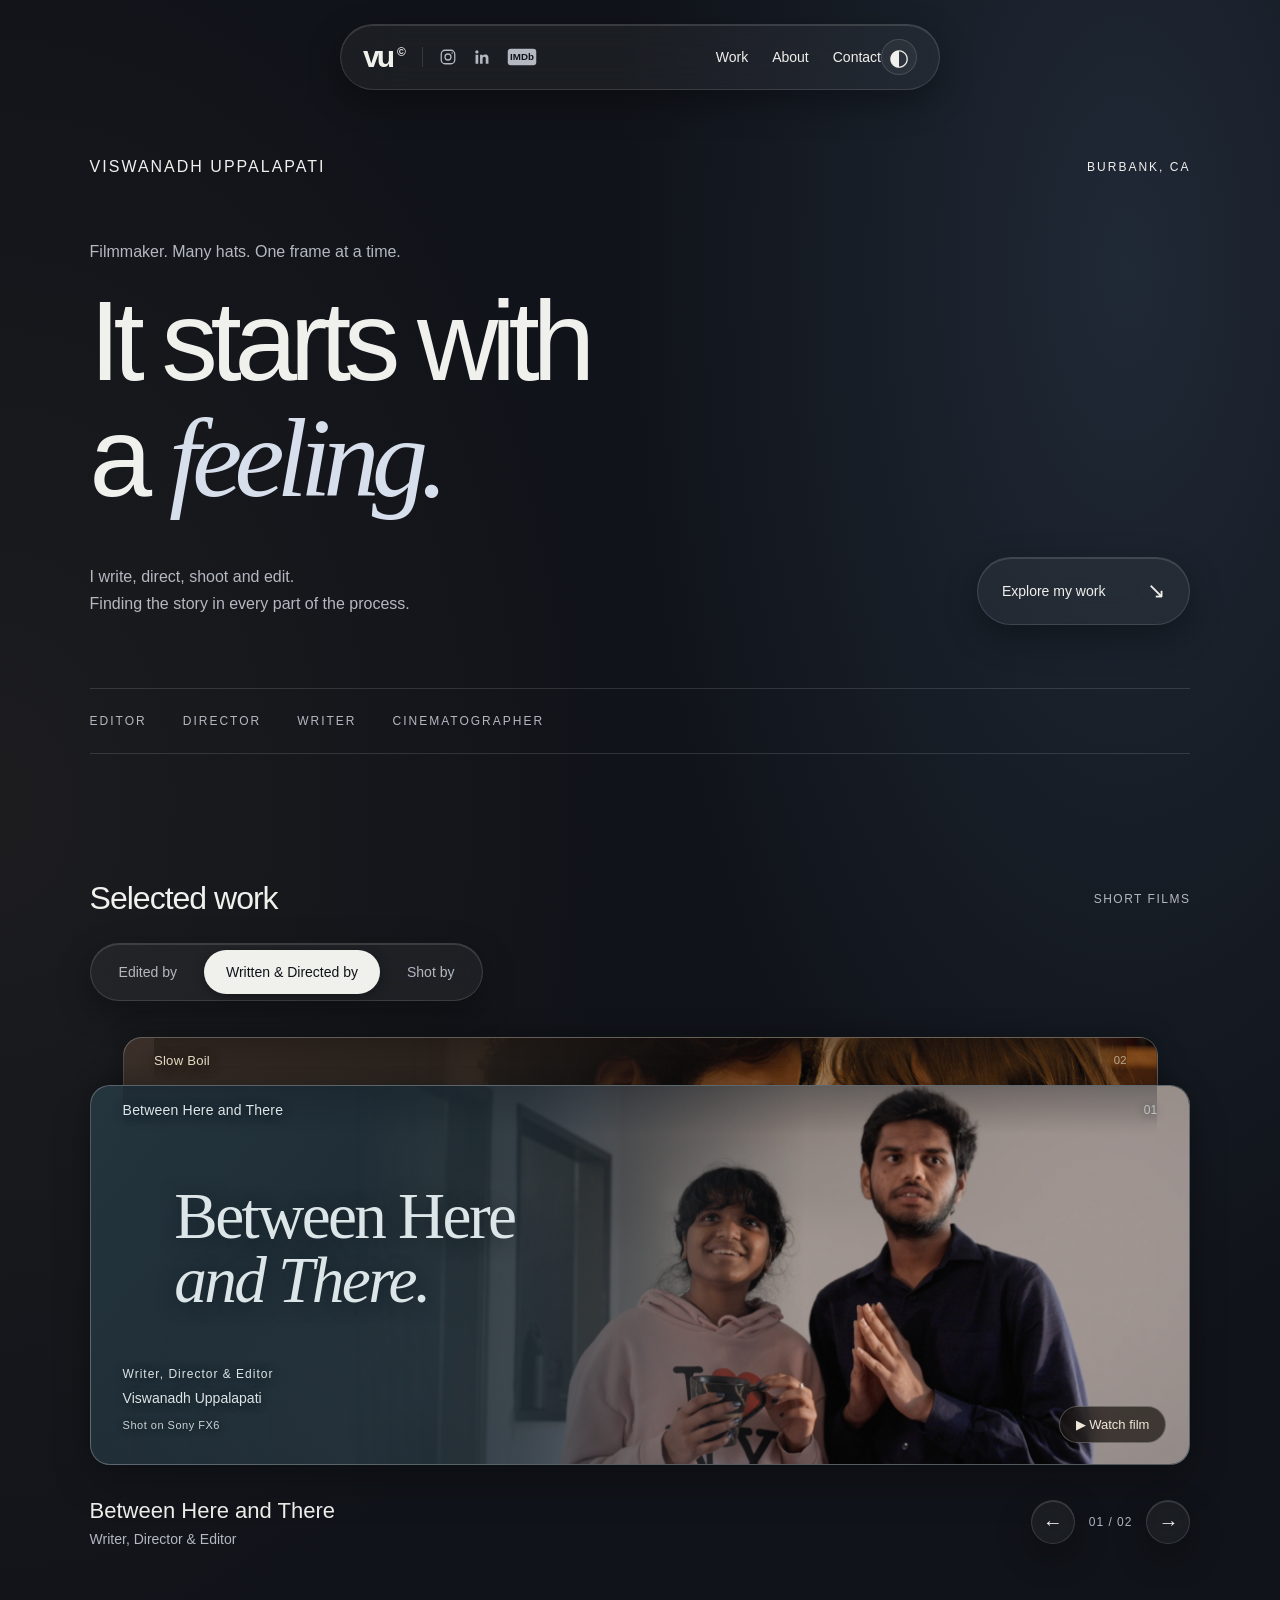
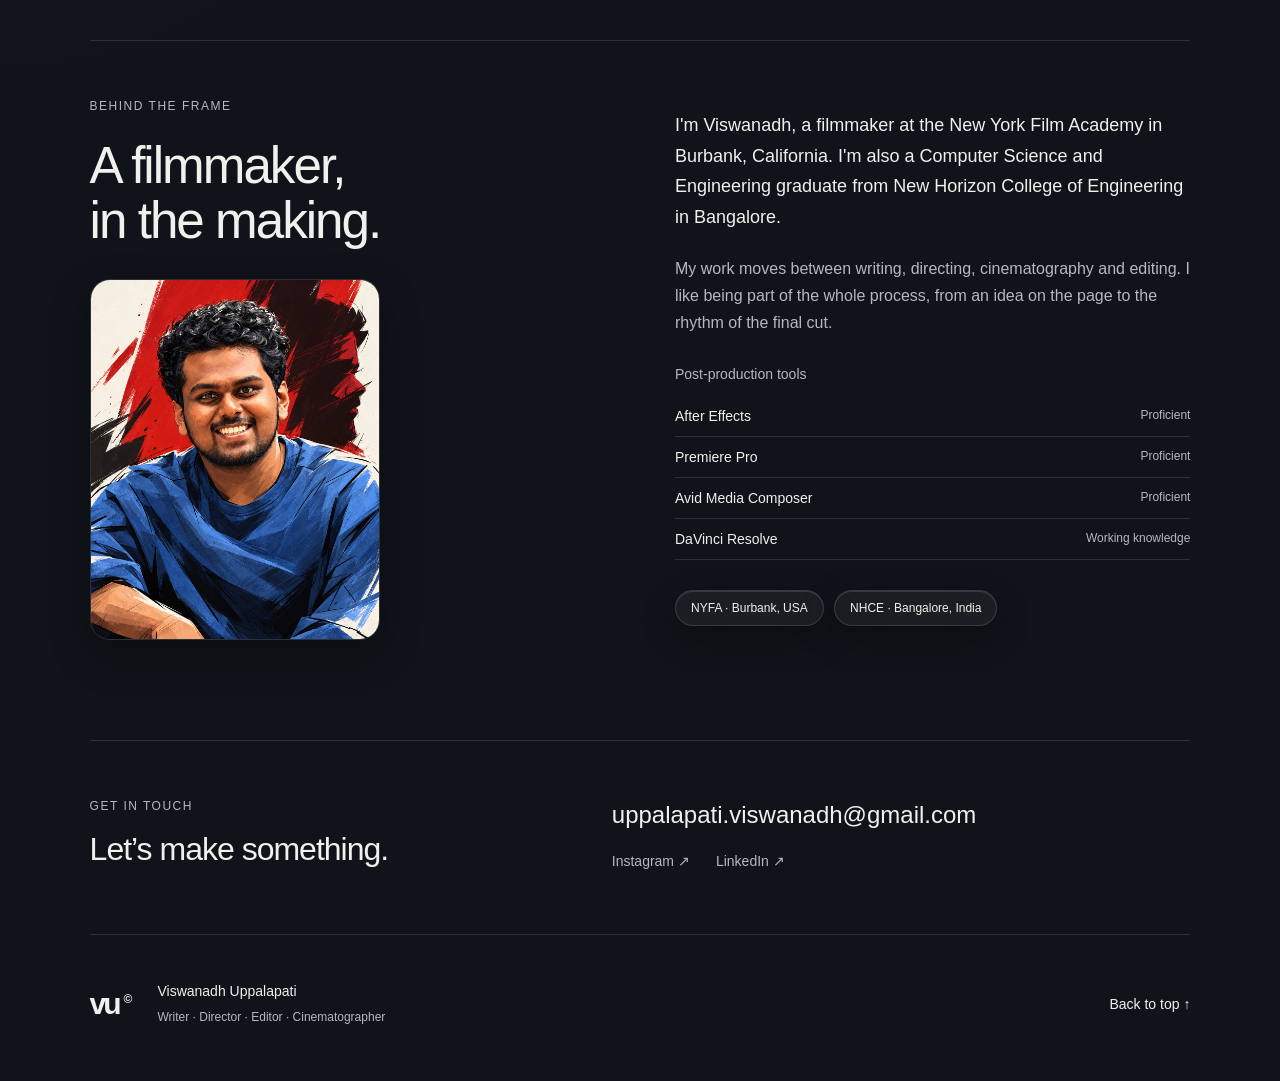
<file: index.html>
<!doctype html>
<html lang="en"><head><meta charset="UTF-8"><meta name="viewport" content="width=device-width, initial-scale=1"><meta name="theme-color" content="#11151d"><title>Viswanadh Uppalapati — Filmmaker</title><meta name="description" content="Viswanadh Uppalapati. Student filmmaker, editor, director, writer and cinematographer based in Burbank, California."><link rel="icon" href="favicon.svg"><link rel="stylesheet" href="style.css?v=full-20260930-1"></head>
<body><a class="skip" href="#main">Skip to content</a>
<header class="nav glass"><div class="nav-brand"><a class="monogram" href="#" aria-label="Home">vu<span>©</span></a><div class="nav-socials" aria-label="Social profiles"><a href="https://www.instagram.com/viiswaaa/" target="_blank" rel="noopener noreferrer" aria-label="Instagram (opens in new tab)" title="Instagram"><svg viewBox="0 0 24 24" aria-hidden="true" fill="none" stroke="currentColor" stroke-width="1.7"><rect x="3" y="3" width="18" height="18" rx="5"/><circle cx="12" cy="12" r="4"/><circle cx="17.5" cy="6.5" r="1" fill="currentColor" stroke="none"/></svg></a><a href="https://www.linkedin.com/in/viswanadh-uppalapati-5238a0225/" target="_blank" rel="noopener noreferrer" aria-label="LinkedIn (opens in new tab)" title="LinkedIn"><svg viewBox="0 0 24 24" aria-hidden="true" fill="currentColor"><path d="M5.2 3a2.2 2.2 0 1 0 0 4.4 2.2 2.2 0 0 0 0-4.4ZM3.4 9h3.6v12H3.4V9Zm6 0h3.4v1.6c.6-1.1 1.8-1.9 3.5-1.9 3.7 0 4.3 2.4 4.3 5.5V21H17v-6c0-1.5 0-3.2-2-3.2s-2.2 1.5-2.2 3.1V21H9.4V9Z"/></svg></a><a href="https://www.imdb.com/name/nm18552574/" target="_blank" rel="noopener noreferrer" aria-label="IMDb (opens in new tab)" title="IMDb"><svg viewBox="0 0 40 24" style="width:30px;height:20px" aria-hidden="true"><rect x="1" y="1" width="38" height="22" rx="4" fill="currentColor"/><text x="20" y="16.5" text-anchor="middle" font-family="Arial,Helvetica,sans-serif" font-size="13" font-weight="900" fill="var(--bg)">IMDb</text></svg></a></div></div><nav aria-label="Main navigation"><a href="#work">Work</a><a href="#about">About</a><a href="#contact">Contact</a></nav><button id="theme" class="theme" aria-label="Switch to light appearance" title="Switch appearance">◐</button></header>
<main id="main"><section class="hero"><div class="eyebrow"><span>VISWANADH UPPALAPATI</span><span>BURBANK, CA</span></div><p class="intro"> Filmmaker. Many hats. One frame at a time.</p><h1>It starts with<br> a <em>feeling.</em></h1><div class="hero-bottom"><p>I write, direct, shoot and edit.<br>Finding the story in every part of the process.</p><a class="button glass" href="#work">Explore my work <span aria-hidden="true">↘</span></a></div><div class="roles" aria-label="Filmmaking roles"><span>EDITOR</span><span>DIRECTOR</span><span>WRITER</span><span>CINEMATOGRAPHER</span></div></section>
<section class="work" id="work"><div class="section-top"><h2>Selected work</h2><span class="small">SHORT FILMS</span></div><div class="work-tabs glass" role="tablist" aria-label="Films by role"><button id="tab-edit" role="tab" aria-selected="false" aria-controls="panel-edit" tabindex="-1">Edited by</button><button id="tab-direct" role="tab" aria-selected="true" aria-controls="panel-direct" tabindex="0">Written &amp; Directed by</button><button id="tab-shot" role="tab" aria-selected="false" aria-controls="panel-shot" tabindex="-1">Shot by</button></div><div id="panel-direct" class="film-stack-panel" role="tabpanel" aria-labelledby="tab-direct" tabindex="0"><div class="film-stack" style="--layers:2" aria-label="Film card stack"><button class="stack-card between" data-film="between" data-watch="https://youtu.be/AJ1X-8kLys0?si=kxviXA5cIAHe0ct0” data-camera="Sony FX6" data-title="Between Here and There" data-role="Writer, Director &amp; Editor" data-depth="1" aria-pressed="true" aria-label="Select Between Here and There" style="--depth:1;z-index:2"><img class="between-still" src="assets/between-here-and-there.png" alt="" width="1690" height="1004" loading="lazy"><span class="layer-label">Between Here and There<span>01</span></span><span class="stack-title">Between Here<br><i>and There.</i></span><span class="stack-credit">Writer, Director &amp; Editor<br><strong>Viswanadh Uppalapati</strong><span class="camera-credit">Shot on Sony FX6</span></span></button><button class="stack-card slow" data-film="slow" data-href="slow-boil.html" data-watch="slow-boil.html#watch" data-camera="RED KOMODO" data-title="Slow Boil" data-role="Writer, Director &amp; Editor" data-depth="0" aria-pressed="false" aria-label="Select Slow Boil" style="--depth:0;z-index:1"><span class="slow-photo" aria-hidden="true"><img src="assets/slow-boil-still.png" alt="" loading="lazy"></span><span class="layer-label">Slow Boil<span>02</span></span><span class="stack-title">Slow<br><i>Boil</i></span><span class="stack-credit">Writer, Director &amp; Editor<br><strong>Viswanadh Uppalapati</strong><span class="camera-credit">Shot on RED KOMODO</span></span></button></div><div class="stack-footer"><div class="stack-description" aria-live="polite"><h3>Between Here and There</h3><p>Writer, Director &amp; Editor</p><p class="selected-camera">Shot on Sony FX6</p></div><div class="stack-controls"><a class="watch-film" href="slow-boil.html#watch" hidden>▶ Watch film</a><span class="watch-pending">Watch link coming soon</span><a class="stack-credits text-button" href="slow-boil.html" hidden>Explore film ↗</a><button class="stack-prev glass" aria-label="Previous film">←</button><span class="stack-counter">01 / 02</span><button class="stack-next glass" aria-label="Next film">→</button></div></div></div><div id="panel-edit" class="film-stack-panel" role="tabpanel" aria-labelledby="tab-edit" tabindex="0" hidden><div class="film-stack" style="--layers:3" aria-label="Film card stack"><button class="stack-card between" data-film="between" data-watch="https://youtu.be/AJ1X-8kLys0?si=kxviXA5cIAHe0ct0” data-camera="Sony FX6" data-title="Between Here and There" data-role="Writer, Director &amp; Editor" data-depth="2" aria-pressed="true" aria-label="Select Between Here and There" style="--depth:2;z-index:3"><img class="between-still" src="assets/between-here-and-there.png" alt="" width="1690" height="1004" loading="lazy"><span class="layer-label">Between Here and There<span>01</span></span><span class="stack-title">Between Here<br><i>and There.</i></span><span class="stack-credit">Writer, Director &amp; Editor<br><strong>Viswanadh Uppalapati</strong><span class="camera-credit">Shot on Sony FX6</span></span></button><button class="stack-card inherited" data-film="inherited" data-title="Inherited" data-role="Editor" data-depth="0" aria-pressed="false" aria-label="Select Inherited, film still of a woman screaming with her hands over her ears" style="--depth:0;z-index:1"><img class="inherited-still" src="assets/inherited-still.jpg" alt="" width="1920" height="1080" loading="lazy"><span class="layer-label">Inherited<span>02</span></span><span class="stack-title"><i>Inherited.</i></span><span class="stack-credit">Editor<br><strong>Viswanadh Uppalapati</strong></span></button><button class="stack-card slow" data-film="slow" data-href="slow-boil.html" data-watch="slow-boil.html#watch" data-camera="RED KOMODO" data-title="Slow Boil" data-role="Writer, Director &amp; Editor" data-depth="1" aria-pressed="false" aria-label="Select Slow Boil" style="--depth:1;z-index:2"><span class="slow-photo" aria-hidden="true"><img src="assets/slow-boil-still.png" alt="" loading="lazy"></span><span class="layer-label">Slow Boil<span>03</span></span><span class="stack-title">Slow<br><i>Boil</i></span><span class="stack-credit">Writer, Director &amp; Editor<br><strong>Viswanadh Uppalapati</strong><span class="camera-credit">Shot on RED KOMODO</span></span></button></div><div class="stack-footer"><div class="stack-description" aria-live="polite"><h3>Between Here and There</h3><p>Writer, Director &amp; Editor</p><p class="selected-camera">Shot on Sony FX6</p></div><div class="stack-controls"><a class="watch-film" href="slow-boil.html#watch" hidden>▶ Watch film</a><span class="watch-pending">Watch link coming soon</span><a class="stack-credits text-button" href="slow-boil.html" hidden>Explore film ↗</a><button class="stack-prev glass" aria-label="Previous film">←</button><span class="stack-counter">01 / 03</span><button class="stack-next glass" aria-label="Next film">→</button></div></div></div><div id="panel-shot" class="film-stack-panel" role="tabpanel" aria-labelledby="tab-shot" tabindex="0" hidden><div class="film-stack" style="--layers:2" aria-label="Film card stack"><button class="stack-card borrowed" data-film="borrowed" data-title="Borrowed Time" data-role="Director of Photography" data-depth="1" aria-pressed="true" aria-label="Select Borrowed Time" style="--depth:1;z-index:2"><img class="borrowed-still" src="assets/borrowed-time.png" alt="" loading="lazy"><span class="layer-label">Borrowed Time<span>01</span></span><span class="stack-title">Borrowed<br><i>Time.</i></span><span class="stack-credit">Director of Photography<br><strong>Viswanadh Uppalapati</strong></span></button><button class="stack-card two" data-film="two" data-title="The Two of Us" data-role="Director of Photography" data-depth="0" aria-pressed="false" aria-label="Select The Two of Us" style="--depth:0;z-index:1"><img class="two-still" src="assets/two-of-us.png" alt="" width="1907" height="777" loading="lazy"><span class="layer-label">The Two of Us<span>02</span></span><span class="stack-title"><i>The Two</i> of Us.</span><span class="stack-credit">Director of Photography<br><strong>Viswanadh Uppalapati</strong></span></button></div><div class="stack-footer"><div class="stack-description" aria-live="polite"><h3>Borrowed Time</h3><p>Director of Photography</p><p class="selected-camera" hidden></p></div><div class="stack-controls"><a class="watch-film" href="slow-boil.html#watch" hidden>▶ Watch film</a><span class="watch-pending" hidden>Watch link coming soon</span><a class="stack-credits text-button" href="slow-boil.html" hidden>Explore film ↗</a><button class="stack-prev glass" aria-label="Previous film">←</button><span class="stack-counter">01 / 02</span><button class="stack-next glass" aria-label="Next film">→</button></div></div></div></section>
<section id="about" class="about"><div><span class="small">BEHIND THE FRAME</span><h2>A filmmaker,<br>in the making.</h2><figure class="portrait-frame"><img src="assets/viswanadh-portrait.png" alt="Illustrated portrait of Viswanadh Uppalapati" width="1122" height="1402" loading="lazy"></figure></div><div class="bio"><p>I'm Viswanadh, a filmmaker at the New York Film Academy in Burbank, California. I'm also a Computer Science and Engineering graduate from New Horizon College of Engineering in Bangalore.</p><p>My work moves between writing, directing, cinematography and editing. I like being part of the whole process, from an idea on the page to the rhythm of the final cut.</p><div class="software"><h3>Post-production tools</h3><ul><li><span>After Effects</span><span>Proficient</span></li><li><span>Premiere Pro</span><span>Proficient</span></li><li><span>Avid Media Composer</span><span>Proficient</span></li><li><span>DaVinci Resolve</span><span>Working knowledge</span></li></ul></div><div class="bio-tags"><span class="glass">NYFA · Burbank, USA</span><span class="glass">NHCE · Bangalore, India</span></div></div></section>
<section id="contact" class="contact-section"><div><span class="small">GET IN TOUCH</span><h2>Let’s make something.</h2></div><div class="contact-links"><a class="email-link" href="mailto:uppalapati.viswanadh@gmail.com">uppalapati.viswanadh@gmail.com</a><div class="social-links"><a href="https://www.instagram.com/viiswaaa/" target="_blank" rel="noopener noreferrer">Instagram ↗</a><a href="https://www.linkedin.com/in/viswanadh-uppalapati-5238a0225/" target="_blank" rel="noopener noreferrer">LinkedIn ↗</a></div></div></section><footer><a class="monogram" href="#" aria-label="Back to top">vu<span>©</span></a><p>Viswanadh Uppalapati<br><span>Writer · Director · Editor · Cinematographer</span></p><a href="#main">Back to top ↑</a></footer></main>
<dialog id="film-dialog" class="glass"><button class="close" aria-label="Close film credits">×</button><span class="small">SHORT FILM / CREDITS</span><h2>Slow Boil</h2><dl><div><dt>Writer, Director &amp; Editor</dt><dd>Viswanadh Uppalapati</dd></div><div><dt>Producer</dt><dd>Ayush Abhigyan</dd></div><div><dt>Director of Photography</dt><dd>Varun Kalyanasundaram</dd></div><div><dt>John</dt><dd>Douglas Jung</dd></div><div><dt>Sarah</dt><dd>Skylar Fast</dd></div></dl><p class="camera">Shot on RED KOMODO</p></dialog><script>
const theme = document.querySelector('#theme');
function setTheme(light) {
 document.body.classList.toggle('light', light);
 theme.setAttribute('aria-label', light ? 'Switch to dark appearance' : 'Switch to light appearance');
 document.querySelector('meta[name="theme-color"]').content = light ? '#e8e9ec' : '#11151d';
}
try { setTheme(localStorage.getItem('portfolio-appearance') === 'light'); } catch {}
theme.addEventListener('click', () => {
 const light = !document.body.classList.contains('light'); setTheme(light);
 try { localStorage.setItem('portfolio-appearance', light ? 'light' : 'dark'); } catch {}
});
const dialog = document.querySelector('#film-dialog');

dialog.querySelector('.close').addEventListener('click', () => dialog.close());
dialog.addEventListener('click', event => { if (event.target === dialog) { const r = dialog.getBoundingClientRect(); if(event.clientX < r.left || event.clientX > r.right || event.clientY < r.top || event.clientY > r.bottom) dialog.close(); } });

const workTabs = [...document.querySelectorAll('[role="tab"]')];
function selectWorkTab(tab) {
 for (const item of workTabs) {
  const active = item === tab;
  item.setAttribute('aria-selected', String(active));
  item.tabIndex = active ? 0 : -1;
  document.getElementById(item.getAttribute('aria-controls')).hidden = !active;
 }
}
workTabs.forEach((tab, index) => {
 tab.addEventListener('click', () => selectWorkTab(tab));
 tab.addEventListener('keydown', event => {
  let next;
  if (event.key === 'ArrowRight') next = (index + 1) % workTabs.length;
  if (event.key === 'ArrowLeft') next = (index + workTabs.length - 1) % workTabs.length;
  if (event.key === 'Home') next = 0;
  if (event.key === 'End') next = workTabs.length - 1;
  if (next !== undefined) { event.preventDefault(); selectWorkTab(workTabs[next]); workTabs[next].focus(); }
 });
});

for (const panel of document.querySelectorAll('.film-stack-panel')) {
 const cards = [...panel.querySelectorAll('.stack-card')];
 let selected = 0;
 const actions = document.createElement('div');
 actions.className = 'card-actions';
 panel.querySelector('.film-stack').append(actions);
 function renderActions(card) {
  actions.replaceChildren();
  const watchUrl = card.dataset.watch;
  const pageUrl = card.dataset.href;
  if (card.dataset.film === 'between' || watchUrl) {
   const watch = document.createElement(watchUrl ? 'a' : 'span');
   if (watchUrl) { watch.href = watchUrl; watch.textContent = '▶ Watch film'; }
   else { watch.className = 'is-pending'; watch.textContent = 'Watch link coming soon'; }
   actions.append(watch);
  }
  if (pageUrl) {
   const explore = document.createElement('a');
   explore.href = pageUrl; explore.textContent = 'Explore film ↗';
   actions.append(explore);
  }
 }
 function selectCard(index) {
  selected = (index + cards.length) % cards.length;
  const others = cards.filter((_, i) => i !== selected);
  for (const [i, card] of cards.entries()) {
   const depth = i === selected ? cards.length - 1 : others.indexOf(card);
   card.style.setProperty('--depth', depth);
   card.style.zIndex = depth + 1;
   card.dataset.depth = depth;
   card.setAttribute('aria-pressed', String(i === selected));
  }
  const active = cards[selected];
  renderActions(active);
  panel.querySelector('.stack-description h3').textContent = active.dataset.title;
  panel.querySelector('.stack-description p').textContent = active.dataset.role;
  const camera = panel.querySelector('.selected-camera');
  camera.textContent = active.dataset.camera ? 'Shot on ' + active.dataset.camera : '';
  camera.hidden = !active.dataset.camera;
  const watch = panel.querySelector('.watch-film');
  const watchUrl = active.dataset.watch;
  watch.hidden = !watchUrl;
  if (watchUrl) watch.href = watchUrl;
  panel.querySelector('.watch-pending').hidden = active.dataset.film !== 'between' || Boolean(watchUrl);
  panel.querySelector('.stack-counter').textContent = String(selected + 1).padStart(2, '0') + ' / ' + String(cards.length).padStart(2, '0');
  const explore = panel.querySelector('.stack-credits');
  explore.hidden = !active.dataset.href;
  if (active.dataset.href) explore.href = active.dataset.href;
 }
 cards.forEach((card, index) => {
  card.addEventListener('click', () => {
   if (index === selected && card.dataset.href) { window.location.href = card.dataset.href; return; }
   selectCard(index);
  });
  card.addEventListener('keydown', event => {
   if (event.key === 'ArrowRight' || event.key === 'ArrowLeft') {
    event.preventDefault(); selectCard(selected + (event.key === 'ArrowRight' ? 1 : -1)); cards[selected].focus({preventScroll:true});
   }
  });
 });
 selectCard(0);
 panel.querySelector('.stack-prev').addEventListener('click', () => selectCard(selected - 1));
 panel.querySelector('.stack-next').addEventListener('click', () => selectCard(selected + 1));
}

</script></body></html>
</file>
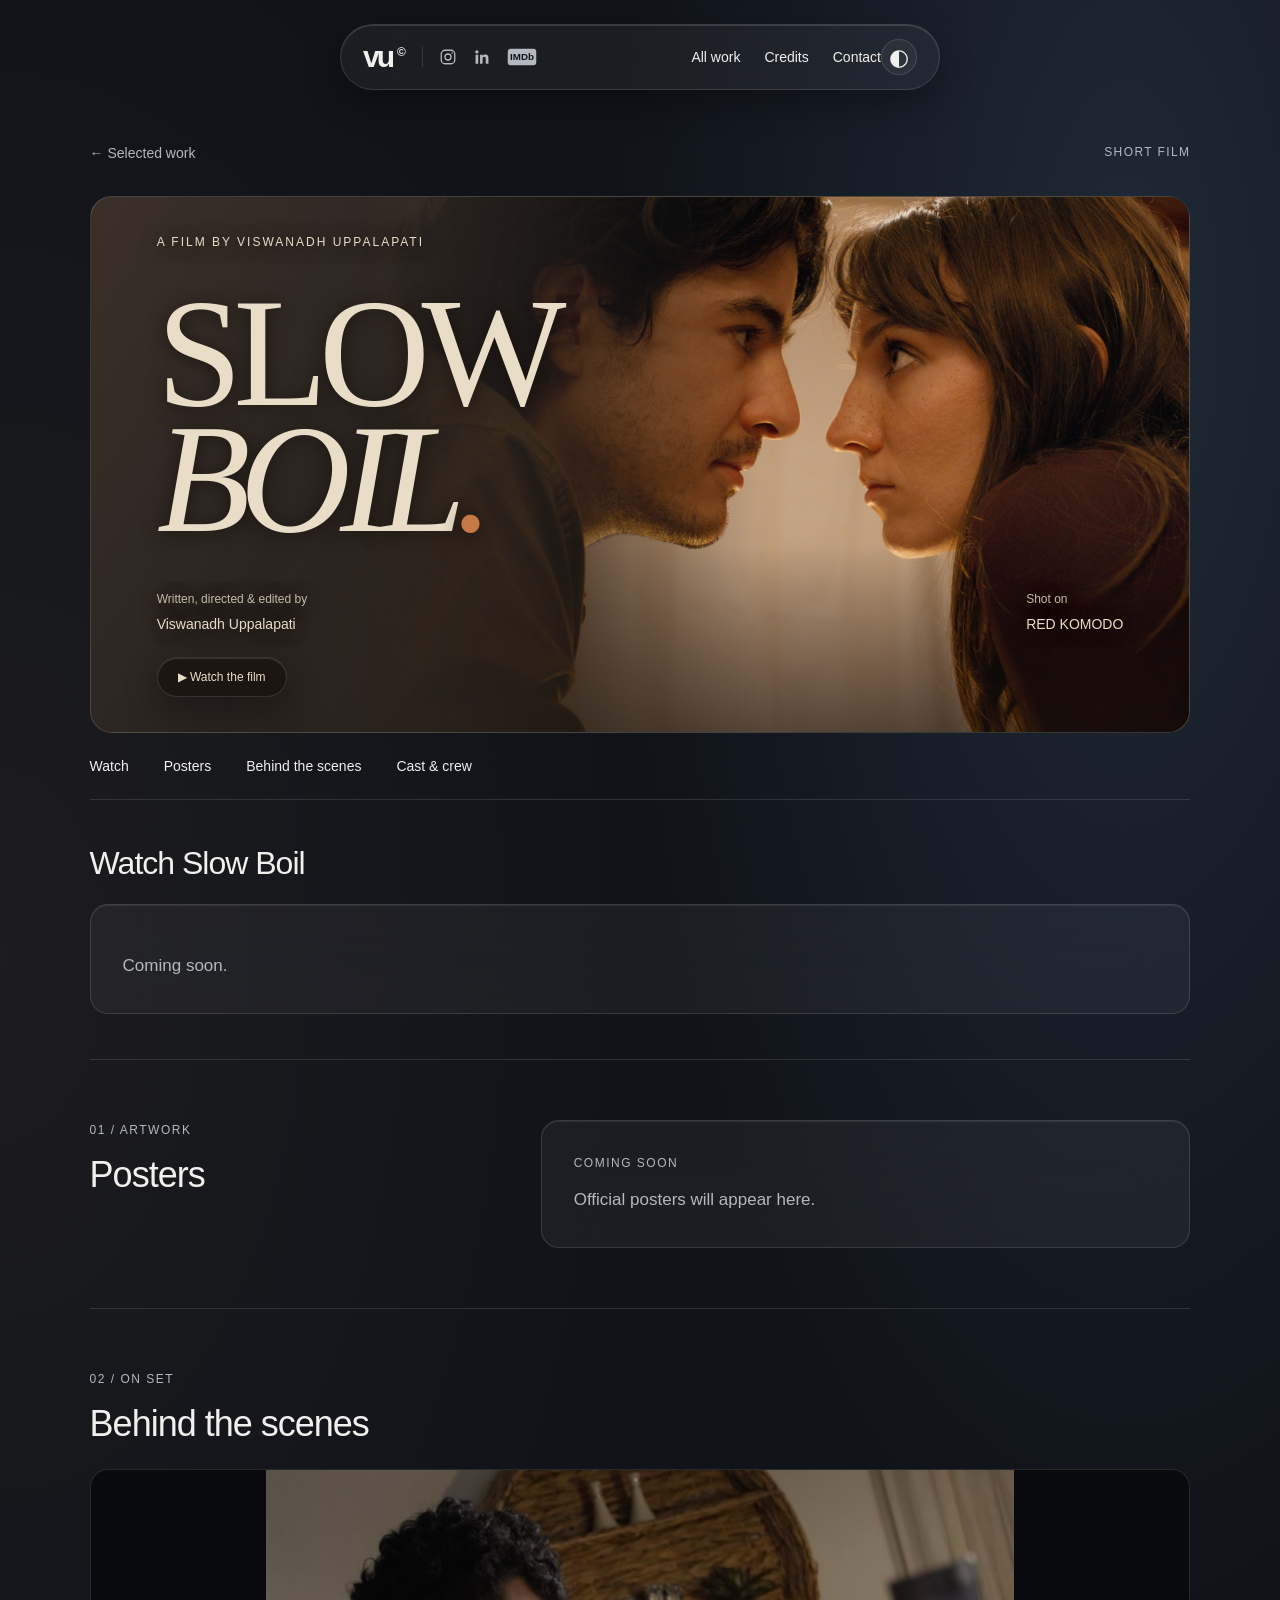
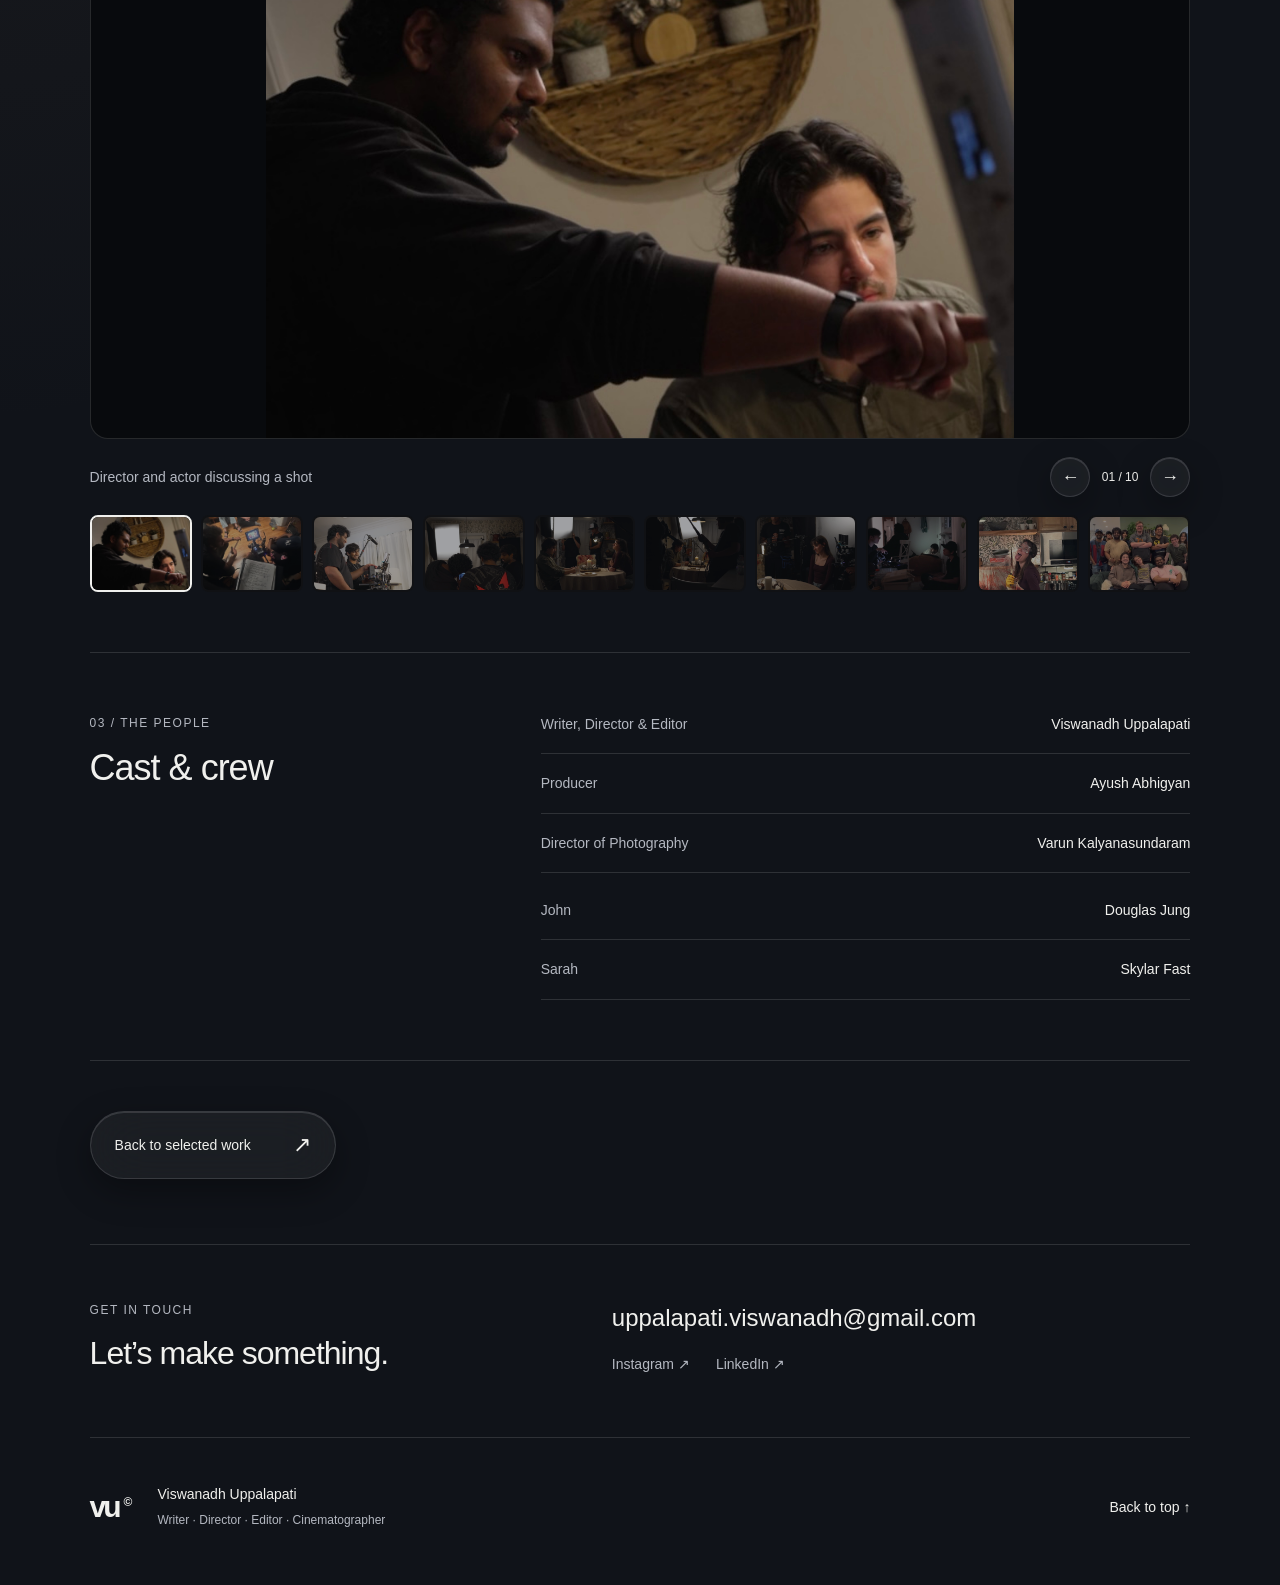
<file: slow-boil.html>
<!doctype html>
<html lang="en"><head><meta charset="UTF-8"><meta name="viewport" content="width=device-width, initial-scale=1"><meta name="theme-color" content="#11151d"><title>Slow Boil — A film by Viswanadh Uppalapati</title><meta name="description" content="Slow Boil. Written, directed and edited by Viswanadh Uppalapati. Film credits, posters and behind the scenes."><link rel="icon" href="favicon.svg"><link rel="stylesheet" href="style.css?v=nav-20260929-2"><link rel="stylesheet" href="slow-boil.css"></head><body class="film-page"><a class="skip" href="#main">Skip to content</a><header class="nav glass"><div class="nav-brand"><a class="monogram" href="index.html" aria-label="Portfolio home">vu<span>©</span></a><div class="nav-socials" aria-label="Social profiles"><a href="https://www.instagram.com/viiswaaa/" target="_blank" rel="noopener noreferrer" aria-label="Instagram (opens in new tab)" title="Instagram"><svg viewBox="0 0 24 24" aria-hidden="true" fill="none" stroke="currentColor" stroke-width="1.7"><rect x="3" y="3" width="18" height="18" rx="5"/><circle cx="12" cy="12" r="4"/><circle cx="17.5" cy="6.5" r="1" fill="currentColor" stroke="none"/></svg></a><a href="https://www.linkedin.com/in/viswanadh-uppalapati-5238a0225/" target="_blank" rel="noopener noreferrer" aria-label="LinkedIn (opens in new tab)" title="LinkedIn"><svg viewBox="0 0 24 24" aria-hidden="true" fill="currentColor"><path d="M5.2 3a2.2 2.2 0 1 0 0 4.4 2.2 2.2 0 0 0 0-4.4ZM3.4 9h3.6v12H3.4V9Zm6 0h3.4v1.6c.6-1.1 1.8-1.9 3.5-1.9 3.7 0 4.3 2.4 4.3 5.5V21H17v-6c0-1.5 0-3.2-2-3.2s-2.2 1.5-2.2 3.1V21H9.4V9Z"/></svg></a><a href="https://www.imdb.com/name/nm18552574/" target="_blank" rel="noopener noreferrer" aria-label="IMDb (opens in new tab)" title="IMDb"><svg viewBox="0 0 40 24" style="width:30px;height:20px" aria-hidden="true"><rect x="1" y="1" width="38" height="22" rx="4" fill="currentColor"/><text x="20" y="16.5" text-anchor="middle" font-family="Arial,Helvetica,sans-serif" font-size="13" font-weight="900" fill="var(--bg)">IMDb</text></svg></a></div></div><nav aria-label="Main navigation"><a href="index.html#work">All work</a><a href="#credits">Credits</a><a href="#contact">Contact</a></nav><button id="theme" class="theme" aria-label="Switch to light appearance" title="Switch appearance">◐</button></header>
<main id="main"><section class="detail-hero"><div class="detail-kicker"><a href="index.html#work">← Selected work</a><span>SHORT FILM</span></div><div class="detail-title"><span class="slow-photo" aria-hidden="true"><img src="assets/slow-boil-still.png" alt="" fetchpriority="high"></span><p>A FILM BY VISWANADH UPPALAPATI</p><h1>SLOW<br><em>BOIL<span>.</span></em></h1><div class="detail-byline"><span>Written, directed &amp; edited by<br><strong>Viswanadh Uppalapati</strong></span><span>Shot on<br><strong>RED KOMODO</strong></span></div><a class="detail-watch watch-button glass" href="#watch">▶ Watch the film</a></div></section>
<nav class="detail-nav" aria-label="Film sections"><a href="#watch">Watch</a><a href="#posters">Posters</a><a href="#bts">Behind the scenes</a><a href="#credits">Cast &amp; crew</a></nav>
<section id="watch" class="watch-section">
  <div class="watch-heading">
    <h2>Watch Slow Boil</h2>
  </div>
  <div class="gallery-empty glass">
    <p>Coming soon.</p>
  </div>
</section><section id="posters" class="film-section"><div class="section-heading"><span class="small">01 / ARTWORK</span><h2>Posters</h2></div><div class="gallery-empty glass"><span class="small">COMING SOON</span><p>Official posters will appear here.</p></div></section>
<section id="bts" class="film-section"><div class="section-heading"><span class="small">02 / ON SET</span><h2>Behind the scenes</h2></div><div class="bts-gallery"><figure class="bts-feature"><img id="bts-image" src="assets/slow-boil-bts/01.jpg" alt="Director and actor discussing a shot" loading="lazy"></figure><div class="bts-bar"><p id="bts-caption" aria-live="polite">Director and actor discussing a shot</p><div class="bts-controls"><button id="bts-prev" class="glass" aria-label="Previous BTS photo">←</button><span id="bts-count">01 / 10</span><button id="bts-next" class="glass" aria-label="Next BTS photo">→</button></div></div><div class="bts-thumbnails" aria-label="Choose a behind-the-scenes photo"><button class="bts-thumb" aria-label="View photo 1: Director and actor discussing a shot" aria-pressed="true" data-src="assets/slow-boil-bts/01.jpg" data-caption="Director and actor discussing a shot"><img src="assets/slow-boil-bts/01.jpg" alt="" width="912" height="692" loading="lazy"></button><button class="bts-thumb" aria-label="View photo 2: Reviewing the scene with the script and camera monitor" aria-pressed="false" data-src="assets/slow-boil-bts/02.jpg" data-caption="Reviewing the scene with the script and camera monitor"><img src="assets/slow-boil-bts/02.jpg" alt="" width="2048" height="1430" loading="lazy"></button><button class="bts-thumb" aria-label="View photo 3: Camera team preparing the shot" aria-pressed="false" data-src="assets/slow-boil-bts/03.jpg" data-caption="Camera team preparing the shot"><img src="assets/slow-boil-bts/03.jpg" alt="" width="1440" height="1080" loading="lazy"></button><button class="bts-thumb" aria-label="View photo 4: Crew checking the camera monitor" aria-pressed="false" data-src="assets/slow-boil-bts/04.jpg" data-caption="Crew checking the camera monitor"><img src="assets/slow-boil-bts/04.jpg" alt="" width="1440" height="1080" loading="lazy"></button><button class="bts-thumb" aria-label="View photo 5: Actors at the dinner table with the lighting setup" aria-pressed="false" data-src="assets/slow-boil-bts/05.jpg" data-caption="Actors at the dinner table with the lighting setup"><img src="assets/slow-boil-bts/05.jpg" alt="" width="1440" height="1080" loading="lazy"></button><button class="bts-thumb" aria-label="View photo 6: Filming the dinner scene with the boom microphone" aria-pressed="false" data-src="assets/slow-boil-bts/06.jpg" data-caption="Filming the dinner scene with the boom microphone"><img src="assets/slow-boil-bts/06.jpg" alt="" width="1440" height="1080" loading="lazy"></button><button class="bts-thumb" aria-label="View photo 7: Actor waiting beside the camera between takes" aria-pressed="false" data-src="assets/slow-boil-bts/07.jpg" data-caption="Actor waiting beside the camera between takes"><img src="assets/slow-boil-bts/07.jpg" alt="" width="1440" height="1080" loading="lazy"></button><button class="bts-thumb" aria-label="View photo 8: Crew working beside the equipment" aria-pressed="false" data-src="assets/slow-boil-bts/08.jpg" data-caption="Crew working beside the equipment"><img src="assets/slow-boil-bts/08.jpg" alt="" width="1440" height="1080" loading="lazy"></button><button class="bts-thumb" aria-label="View photo 9: A playful moment on the kitchen set" aria-pressed="false" data-src="assets/slow-boil-bts/09.jpg" data-caption="A playful moment on the kitchen set"><img src="assets/slow-boil-bts/09.jpg" alt="" width="1536" height="2048" loading="lazy"></button><button class="bts-thumb" aria-label="View photo 10: Slow Boil cast and crew together on set" aria-pressed="false" data-src="assets/slow-boil-bts/10.jpg" data-caption="Slow Boil cast and crew together on set"><img src="assets/slow-boil-bts/10.jpg" alt="" width="1138" height="496" loading="lazy"></button></div></div></section>
<section id="credits" class="film-section credits-section"><div class="section-heading"><span class="small">03 / THE PEOPLE</span><h2>Cast &amp; crew</h2></div><div class="film-credits"><dl><div><dt>Writer, Director &amp; Editor</dt><dd>Viswanadh Uppalapati</dd></div><div><dt>Producer</dt><dd>Ayush Abhigyan</dd></div><div><dt>Director of Photography</dt><dd>Varun Kalyanasundaram</dd></div></dl><dl><div><dt>John</dt><dd>Douglas Jung</dd></div><div><dt>Sarah</dt><dd>Skylar Fast</dd></div></dl></div></section>
<div class="return-work"><a class="button glass" href="index.html#work">Back to selected work <span aria-hidden="true">↗</span></a></div><section id="contact" class="contact-section"><div><span class="small">GET IN TOUCH</span><h2>Let’s make something.</h2></div><div class="contact-links"><a class="email-link" href="mailto:uppalapati.viswanadh@gmail.com">uppalapati.viswanadh@gmail.com</a><div class="social-links"><a href="https://www.instagram.com/viiswaaa/" target="_blank" rel="noopener noreferrer">Instagram ↗</a><a href="https://www.linkedin.com/in/viswanadh-uppalapati-5238a0225/" target="_blank" rel="noopener noreferrer">LinkedIn ↗</a></div></div></section><footer><a class="monogram" href="index.html" aria-label="Portfolio home">vu<span>©</span></a><p>Viswanadh Uppalapati<br><span>Writer · Director · Editor · Cinematographer</span></p><a href="#main">Back to top ↑</a></footer></main><script src="appearance.js"></script><script src="bts.js"></script></body></html>
</file>
<file: style.css>
:root{color-scheme:dark;--bg:#101319;--ink:#f0f0ed;--muted:#b4b8c1;--line:#ffffff20;--glass:#ffffff0c;--shadow:#0005}*{box-sizing:border-box}html{scroll-behavior:smooth;scroll-padding-top:110px}body{margin:0;background:radial-gradient(ellipse at 88% 10%,#41587450,transparent 32%),radial-gradient(ellipse at 0% 30%,#65534325,transparent 34%),var(--bg);color:var(--ink);font-family:Arial,Helvetica,sans-serif;-webkit-font-smoothing:antialiased}body.light{color-scheme:light;--bg:#e8e9ec;--ink:#171c24;--muted:#505968;--line:#13263826;--glass:#ffffff70;--shadow:#2030401f}a{color:inherit;text-decoration:none}button{font:inherit;color:inherit;cursor:pointer}button,a{-webkit-tap-highlight-color:transparent}button:focus-visible,a:focus-visible{outline:2px solid #aacfff;outline-offset:6px}.glass{background:var(--glass);border:1px solid var(--line);box-shadow:inset 0 1px 0 #ffffff21,0 12px 35px var(--shadow);backdrop-filter:blur(28px);-webkit-backdrop-filter:blur(28px)}.nav{position:fixed;z-index:5;top:24px;left:50%;transform:translateX(-50%);width:min(520px,calc(100% - 36px));height:66px;border-radius:40px;display:flex;align-items:center;padding:0 22px;justify-content:space-between}.monogram{font-size:30px;font-weight:800;letter-spacing:-3px}.monogram span{font-size:12px;vertical-align:super;letter-spacing:0;margin-left:5px}.nav nav{display:flex;gap:36px;font-size:14px}.nav a:hover{opacity:.65}.theme{border:1px solid var(--line);background:var(--glass);border-radius:50%;width:36px;height:36px;font-size:23px;line-height:1}main{max-width:1440px;margin:auto;padding:0 7%}.hero{min-height:810px;padding-top:156px;display:flex;flex-direction:column}.eyebrow{display:flex;justify-content:space-between;font-size:12px;letter-spacing:2px}.intro{font-size:16px;color:var(--muted);margin:65px 0 22px}h1{font-size:clamp(64px,8.8vw,132px);font-weight:400;letter-spacing:-.065em;line-height:1.03;margin:0}h1 em{font-family:Georgia,serif;font-weight:400;letter-spacing:-.07em;color:#d7dfec}.light h1 em{color:#516780}.hero-bottom{display:flex;align-items:center;justify-content:space-between;margin:32px 0 55px}.hero-bottom p{font-size:16px;color:var(--muted);line-height:1.65}.button{display:flex;align-items:center;justify-content:space-between;gap:42px;border-radius:40px;padding:20px 24px;font-size:14px;transition:transform .2s,background .2s}.button:hover{transform:translateY(-3px);background:#ffffff18}.button span{font-size:22px}.roles{display:flex;gap:36px;padding:25px 0;border-top:1px solid var(--line);border-bottom:1px solid var(--line);font-size:12px;letter-spacing:2px;color:var(--muted)}.section-top{display:flex;align-items:center;justify-content:space-between;margin:70px 0 26px}h2{font-weight:400;font-size:32px;letter-spacing:-1px;margin:0}.small{font-size:12px;letter-spacing:1.5px;color:var(--muted)}.film{display:flex;flex-direction:column;text-align:left;position:relative;overflow:hidden;width:100%;min-height:530px;border:1px solid #fff2;border-radius:22px;background:radial-gradient(ellipse at 77% 90%,#ae6d3050,transparent 65%),linear-gradient(130deg,#3b3029,#161616 66%);color:#e9ddc7;padding:30px 38px;transition:box-shadow .3s,transform .3s}.film:hover{box-shadow:0 24px 60px #0004;transform:translateY(-3px)}.film-top{display:flex;justify-content:space-between;font-size:12px;letter-spacing:2px;width:100%}.film-title{font-family:Georgia,serif;font-weight:400;font-size:clamp(80px,10vw,155px);letter-spacing:-6px;line-height:.83;margin:55px 0 35px 8%;position:relative}.film-title i{font-weight:400}.title-dot{color:#c77945}.film-bottom{display:flex;align-items:center;justify-content:space-between;width:100%;margin-top:auto;font-size:12px;letter-spacing:1.5px;line-height:2}.film-bottom strong{font-size:14px;font-weight:400;letter-spacing:.2px}.round{display:grid;place-items:center;border:1px solid #fff4;border-radius:50%;height:58px;width:58px;background:#fff1;font-size:25px}.caption{display:flex;align-items:center;gap:25px;margin:22px 0}.caption h3{font-size:22px;font-weight:400;margin:0}.caption>span{font-size:14px;color:var(--muted)}.text-button{background:none;border:none;margin-left:auto;font-size:14px;padding:10px 0}.text-button:hover{text-decoration:underline}.about{display:grid;grid-template-columns:1fr 1fr;gap:70px;margin:125px 0 100px;padding-top:55px;border-top:1px solid var(--line)}.about h2{font-size:clamp(36px,4vw,57px);line-height:1.08;margin-top:24px;letter-spacing:-2px}.bio p{font-size:18px;line-height:1.7;margin:0 0 22px}.bio p+p{font-size:16px;color:var(--muted)}.bio-tags{display:flex;gap:10px;flex-wrap:wrap;margin-top:30px}.bio-tags span{border-radius:25px;padding:10px 15px;font-size:12px}footer{border-top:1px solid var(--line);padding:30px 0 38px;display:flex;align-items:center;gap:25px}footer p{font-size:14px;line-height:1.8}footer p span{font-size:12px;color:var(--muted)}footer>a:last-child{margin-left:auto;font-size:14px}dialog{color:var(--ink);border-radius:24px;padding:45px;width:min(570px,calc(100% - 32px));background:var(--bg)!important;max-height:85vh}dialog::backdrop{background:#000a;backdrop-filter:blur(10px)}dialog h2{font-family:Georgia,serif;font-size:55px;margin:25px 0}.close{position:absolute;right:17px;top:12px;border:0;background:none;font-size:30px}dl>div{padding:15px 0;border-bottom:1px solid var(--line);display:flex;justify-content:space-between;gap:20px;font-size:14px}dt{color:var(--muted)}dd{margin:0;text-align:right}.camera{font-size:12px;color:var(--muted);letter-spacing:1px;margin:25px 0 0}.skip{position:absolute;top:-80px;left:20px;z-index:10;background:var(--bg);padding:12px}.skip:focus{top:20px}@media(min-width:1600px){.hero{min-height:870px}}@media(max-width:700px){main{padding:0 6%}.hero{min-height:auto;padding-top:130px}.eyebrow{font-size:10px;letter-spacing:1px;gap:15px}.intro{margin-top:60px;font-size:14px;max-width:240px;line-height:1.5}h1{font-size:clamp(58px,12vw,84px)}.hero-bottom{display:block;margin:25px 0 35px}.hero-bottom p{font-size:14px}.button{width:fit-content;margin-top:25px;padding:15px 20px}.roles{gap:16px;flex-wrap:wrap;font-size:10px;letter-spacing:1px;padding:20px 0}.section-top{margin-top:45px}h2{font-size:26px}.small{font-size:10px}.film{padding:24px;min-height:390px;border-radius:16px}.film-top{font-size:9px;letter-spacing:1px;gap:25px}.film-title{font-size:89px;margin:50px 0 40px;letter-spacing:-4px}.film-bottom{font-size:9px}.film-bottom strong{font-size:12px}.round{height:45px;width:45px}.caption{gap:10px;flex-wrap:wrap}.caption h3{font-size:20px}.caption>span,.text-button{font-size:12px}.about{grid-template-columns:1fr;gap:30px;margin:70px 0 55px;padding-top:35px}.about h2{font-size:43px}.bio p{font-size:17px}footer{gap:18px;flex-wrap:wrap}footer p span{display:block;max-width:215px}footer>a:last-child{margin-left:0}dialog{padding:35px 24px}dl>div{font-size:13px}}@media(prefers-reduced-motion:reduce){html{scroll-behavior:auto}*{transition:none!important}}

.quote-attribution{font-family:Georgia,serif;font-style:italic;font-size:clamp(18px,2vw,24px);color:var(--muted);margin:24px 0 0;letter-spacing:.1px}.work-tabs{display:flex;width:fit-content;max-width:100%;gap:5px;border-radius:35px;padding:6px;margin-bottom:28px}.work-tabs button{border:0;border-radius:28px;background:transparent;color:var(--muted);font-size:14px;padding:14px 22px;transition:background .2s,color .2s}.work-tabs button[aria-selected="true"]{background:var(--ink);color:var(--bg);box-shadow:0 3px 12px var(--shadow)}.work-tabs button:hover:not([aria-selected="true"]){background:var(--glass);color:var(--ink)}.empty-work{border:1px solid var(--line);border-radius:22px;padding:65px 35px;min-height:240px;background:var(--glass)}.empty-work h3{font-size:24px;font-weight:400;margin:0 0 15px}.empty-work p{font-size:16px;color:var(--muted)}[hidden]{display:none!important}@media(max-width:700px){.work-tabs{border-radius:22px;width:100%;gap:2px}.work-tabs button{font-size:12px;padding:12px 9px;flex:1;border-radius:18px;line-height:1.4}.quote-attribution{margin-top:22px}.empty-work{padding:40px 24px}}

.eyebrow{align-items:center;gap:20px}.eyebrow>span:first-child{font-size:16px;line-height:1.4}.eyebrow>span:last-child{flex-shrink:0}@media(max-width:700px){.eyebrow>span:first-child{font-size:14px;letter-spacing:1.3px}}

.project{margin-top:40px}.project:first-child{margin-top:0}.project-art{min-height:400px;cursor:default}.project-art:hover{transform:none;box-shadow:none}.project-title{font-family:Georgia,serif;font-size:clamp(42px,6.5vw,92px);line-height:1.06;font-weight:400;letter-spacing:-.045em;margin:55px 0 55px 7%}.project-title i{font-weight:400}.project-art.between{background:radial-gradient(ellipse at 90% 90%,#677d8855,transparent 70%),linear-gradient(130deg,#24353e,#111820);color:#dce5e7}.project-art.inherited{background:radial-gradient(ellipse at 15% 90%,#7c5f8855,transparent 65%),linear-gradient(120deg,#2e2735,#17131d);color:#e5dce7}.project-art.borrowed{background:radial-gradient(ellipse at 80% 80%,#8a875044,transparent 70%),linear-gradient(130deg,#34382f,#171b17);color:#e3e5d5}.project-art.two{background:radial-gradient(ellipse at 80% 80%,#965d5655,transparent 70%),linear-gradient(130deg,#3f2e32,#1d171c);color:#ebdcda}@media(max-width:700px){.project-art{min-height:310px}.project-title{margin:45px 0;font-size:clamp(36px,8.5vw,60px)}.project{margin-top:30px}.project .caption{align-items:baseline}.project .caption h3{font-size:19px}}

.film-stack-panel{padding-top:8px}.film-stack{position:relative;height:calc(380px + (var(--layers) - 1)*48px);margin:0 0 24px;isolation:isolate}.stack-card{position:absolute;top:0;left:0;width:100%;height:380px;display:flex;flex-direction:column;text-align:left;border:1px solid #ffffff40;border-radius:20px;padding:0 32px 28px;color:#e9ddc7;background:radial-gradient(ellipse at 77% 90%,#ae6d3050,transparent 65%),linear-gradient(130deg,#3b3029,#161616 66%);transform:translateY(calc(var(--depth)*48px)) scale(calc(.94 + var(--depth)*.02));transform-origin:top center;box-shadow:0 -6px 25px #0003,0 20px 40px #0003;transition:transform .4s ease,box-shadow .3s}.stack-card[aria-pressed="true"]{transform:translateY(calc(var(--depth)*48px)) scale(1)}.stack-card[aria-pressed="false"]:hover{filter:brightness(1.18)}.layer-label{display:flex;justify-content:space-between;gap:15px;align-items:center;min-height:48px;width:100%;font-size:14px;letter-spacing:.2px}.layer-label>span{font-size:12px;opacity:.65}.stack-title{display:block;margin:auto 5%;font-family:Georgia,serif;font-size:clamp(45px,6.5vw,85px);font-weight:400;letter-spacing:-.04em;line-height:.98}.stack-title i{font-weight:400}.stack-credit{font-size:12px;line-height:1.8;letter-spacing:1px}.stack-credit strong{font-size:14px;font-weight:400;letter-spacing:0}.stack-card.between{background:radial-gradient(ellipse at 90% 90%,#677d8855,transparent 70%),linear-gradient(130deg,#24353e,#111820);color:#dce5e7}.stack-card.inherited{background:radial-gradient(ellipse at 15% 90%,#7c5f8855,transparent 65%),linear-gradient(120deg,#2e2735,#17131d);color:#e5dce7}.stack-card.borrowed{background:radial-gradient(ellipse at 80% 80%,#8a875044,transparent 70%),linear-gradient(130deg,#34382f,#171b17);color:#e3e5d5}.stack-card.two{background:radial-gradient(ellipse at 80% 80%,#965d5655,transparent 70%),linear-gradient(130deg,#3f2e32,#1d171c);color:#ebdcda}.stack-footer{display:flex;align-items:center;justify-content:space-between;gap:20px;min-height:66px}.stack-description h3{font-size:22px;font-weight:400;margin:0 0 7px}.stack-description p{font-size:14px;color:var(--muted);margin:0}.stack-controls{display:flex;align-items:center;gap:14px;flex-shrink:0}.stack-prev,.stack-next{width:44px;height:44px;border-radius:50%;font-size:20px}.stack-counter{font-size:12px;letter-spacing:1px;color:var(--muted);white-space:nowrap}.stack-credits{margin:0 10px 0 0}.stack-card:focus-visible{outline-offset:3px;outline:3px solid #aacfff}.about{margin-top:85px}@media(max-width:700px){.film-stack{height:calc(300px + (var(--layers) - 1)*48px)}.stack-card{height:300px;padding:0 20px 22px;border-radius:16px}.layer-label{font-size:12px}.stack-title{font-size:clamp(34px,8.5vw,58px);margin:auto 0}.stack-credit{font-size:10px}.stack-credit strong{font-size:12px}.stack-footer{align-items:flex-start;flex-direction:column;gap:18px}.stack-description h3{font-size:20px}.stack-controls{width:100%;gap:12px}.stack-credits{margin-right:auto}.stack-controls>.stack-prev{margin-left:auto}.stack-description p{font-size:13px}}

.stack-card.inherited{overflow:hidden;isolation:isolate}.inherited-still{position:absolute;right:0;top:0;width:72%;height:100%;object-fit:cover;object-position:45% center;z-index:-1;pointer-events:none;-webkit-mask-image:linear-gradient(to right,transparent 0%,rgba(0,0,0,.25) 20%,#000 48%);mask-image:linear-gradient(to right,transparent 0%,rgba(0,0,0,.25) 20%,#000 48%)}.stack-card.inherited .stack-title{font-size:clamp(42px,5.8vw,76px);text-shadow:0 2px 18px #17131d80}.stack-card.inherited .layer-label,.stack-card.inherited .stack-credit{text-shadow:0 1px 8px #000}@media(max-width:700px){.inherited-still{width:80%;object-position:46% center;-webkit-mask-image:linear-gradient(to right,transparent 0%,rgba(0,0,0,.35) 27%,#000 62%);mask-image:linear-gradient(to right,transparent 0%,rgba(0,0,0,.35) 27%,#000 62%)}.stack-card.inherited .stack-title{font-size:clamp(34px,8.5vw,58px)}}

.stack-card.slow{overflow:hidden;isolation:isolate}.slow-photo{position:absolute;inset:0 0 0 28%;overflow:hidden;z-index:-1;pointer-events:none;-webkit-mask-image:linear-gradient(to right,transparent 0%,rgba(0,0,0,.3) 20%,#000 49%);mask-image:linear-gradient(to right,transparent 0%,rgba(0,0,0,.3) 20%,#000 49%)}.slow-photo img{display:block;width:100%;height:100%;object-fit:cover;object-position:center;transform:scale(1.335)}.stack-card.slow .stack-title,.stack-card.slow .stack-credit,.stack-card.slow .layer-label{text-shadow:0 2px 15px #17100c}.stack-card.slow .layer-label{background:linear-gradient(180deg,#17100c70,transparent)}@media(max-width:700px){.slow-photo{left:12%;-webkit-mask-image:linear-gradient(to right,transparent,#000 65%);mask-image:linear-gradient(to right,transparent,#000 65%)}.stack-card.slow .stack-title{font-size:clamp(40px,9.5vw,65px)}}

.stack-card.between{overflow:hidden;isolation:isolate}.between-still{position:absolute;inset:0 0 0 auto;width:76%;height:100%;object-fit:cover;object-position:60% 30%;z-index:-1;pointer-events:none;-webkit-mask-image:linear-gradient(to right,transparent 0%,rgba(0,0,0,.2) 20%,#000 54%);mask-image:linear-gradient(to right,transparent 0%,rgba(0,0,0,.2) 20%,#000 54%)}.stack-card.between .stack-title{font-size:clamp(38px,5.1vw,68px);text-shadow:0 2px 18px #111820aa}.stack-card.between .stack-credit,.stack-card.between .layer-label{text-shadow:0 1px 10px #111820}.stack-card.between .layer-label{background:linear-gradient(180deg,#11182050,transparent)}@media(max-width:700px){.between-still{width:85%;object-position:60% 25%;-webkit-mask-image:linear-gradient(to right,transparent,#000 70%);mask-image:linear-gradient(to right,transparent,#000 70%)}.stack-card.between .stack-title{font-size:clamp(32px,7.5vw,48px)}}

.stack-card.borrowed{overflow:hidden;isolation:isolate}.borrowed-still{position:absolute;right:0;top:0;width:76%;height:100%;object-fit:cover;object-position:56% 35%;z-index:-1;pointer-events:none;-webkit-mask-image:linear-gradient(to right,transparent 0%,rgba(0,0,0,.25) 20%,#000 55%);mask-image:linear-gradient(to right,transparent 0%,rgba(0,0,0,.25) 20%,#000 55%)}.stack-card.borrowed .stack-title,.stack-card.borrowed .stack-credit,.stack-card.borrowed .layer-label{text-shadow:0 2px 16px #171b17}.about{align-items:center}.portrait-frame{margin:30px 0 0;max-width:290px;width:75%;border:1px solid var(--line);border-radius:20px;overflow:hidden;box-shadow:0 15px 40px var(--shadow)}.portrait-frame img{display:block;width:100%;height:auto}.bio{max-width:560px}@media(max-width:700px){.borrowed-still{width:85%;object-position:57% 30%;-webkit-mask-image:linear-gradient(to right,transparent,#000 70%);mask-image:linear-gradient(to right,transparent,#000 70%)}.portrait-frame{width:210px;max-width:80%;margin-top:25px}.about{gap:30px}}

.nav nav{gap:24px}.camera-credit{display:block;font-size:11px;letter-spacing:.5px;opacity:.9;margin-top:5px}.selected-camera{margin-top:7px!important;font-size:12px!important}.stack-controls{flex-wrap:wrap;justify-content:flex-end;max-width:55%}.watch-pending{font-size:12px;color:var(--muted);flex-basis:100%;text-align:right}.software{margin-top:30px}.software h3{font-size:14px;font-weight:400;margin:0 0 14px;color:var(--muted)}.software ul{list-style:none;margin:0;padding:0}.software li{display:flex;justify-content:space-between;gap:20px;padding:12px 0;border-bottom:1px solid var(--line);font-size:14px}.software li span:last-child{color:var(--muted);font-size:12px;text-align:right}.contact-section{display:grid;grid-template-columns:1fr 1.2fr;align-items:center;gap:40px;padding:55px 0 65px;border-top:1px solid var(--line)}.contact-section h2{font-size:32px;line-height:1.2;margin-top:16px}.contact-links{min-width:0}.email-link{font-size:clamp(16px,2vw,24px);overflow-wrap:anywhere;line-height:1.5}.email-link:hover{text-decoration:underline;text-underline-offset:5px}.social-links{display:flex;gap:26px;margin-top:20px;font-size:14px;color:var(--muted)}.social-links a:hover{color:var(--ink)}@media(max-width:700px){.nav nav{gap:17px}.nav{padding:0 18px}.nav nav a{font-size:13px}.stack-controls{max-width:100%;justify-content:flex-start}.watch-pending{text-align:left}.contact-section{grid-template-columns:1fr;gap:26px;padding:38px 0}.contact-section h2{font-size:29px}.software li{gap:12px}.camera-credit{font-size:10px}}

.watch-film{font-size:14px;padding:10px 14px;border:1px solid var(--line);border-radius:24px;background:var(--glass)}.watch-film:hover{background:var(--ink);color:var(--bg)}

.stack-card.two{overflow:hidden;isolation:isolate}
.two-still{position:absolute;inset:0;width:100%;height:100%;object-fit:cover;object-position:65% 35%;z-index:-1;pointer-events:none;-webkit-mask-image:linear-gradient(to right,transparent 0%,rgba(0,0,0,.2) 18%,#000 48%);mask-image:linear-gradient(to right,transparent 0%,rgba(0,0,0,.2) 18%,#000 48%)}
.stack-card.two .stack-title{font-size:clamp(42px,5.8vw,76px);text-shadow:0 2px 18px #1d171ccc}
.stack-card.two .stack-credit,.stack-card.two .layer-label{text-shadow:0 1px 10px #1d171c}
.stack-card.two .layer-label{background:linear-gradient(180deg,#1d171c60,transparent)}
@media(max-width:700px){.two-still{object-position:68% center;-webkit-mask-image:linear-gradient(to right,transparent 0%,rgba(0,0,0,.35) 30%,#000 70%);mask-image:linear-gradient(to right,transparent 0%,rgba(0,0,0,.35) 30%,#000 70%)}.stack-card.two .stack-title{font-size:clamp(34px,8.5vw,58px)}}


.nav{width:min(600px,calc(100% - 36px))}
.nav-brand{display:flex;align-items:center;gap:16px}
.nav-socials{display:flex;align-items:center;gap:16px;padding-left:16px;border-left:1px solid var(--line)}
.nav-socials a{display:grid;place-items:center;color:var(--muted);transition:color .2s}
.nav-socials a:hover{color:var(--ink);opacity:1}
.nav-socials svg{width:20px;height:20px;display:block}
@media(max-width:700px){.nav{padding:0 14px}.nav-brand{gap:10px}.nav-socials{gap:11px;padding-left:11px}.nav-socials svg{width:17px;height:17px}.nav nav{gap:12px}.nav nav a{font-size:12px}.monogram{font-size:26px}}

.card-actions{position:absolute;right:24px;bottom:22px;z-index:20;display:flex;gap:10px;align-items:center}
.card-actions a,.card-actions span{font-size:13px;padding:10px 16px;border-radius:24px;background:#17100cb0;border:1px solid #ffffff40;color:#f0e8da;backdrop-filter:blur(10px);-webkit-backdrop-filter:blur(10px);white-space:nowrap;transition:background .2s,transform .2s}
.card-actions a:hover{background:#17100ce6;transform:translateY(-2px)}
.card-actions .is-pending{opacity:.75}
.card-actions:empty{display:none}
.stack-controls .watch-film,.stack-controls .watch-pending,.stack-controls .stack-credits{display:none!important}
@media(max-width:700px){.card-actions{right:16px;bottom:16px;flex-direction:column;align-items:flex-end;gap:8px}.card-actions a,.card-actions span{font-size:12px;padding:8px 12px}}.nav-socials svg{display:block;width:18px;height:18px}
.nav nav{gap:24px;margin-left:auto;white-space:nowrap}
.nav .theme{flex-shrink:0}
@media(max-width:580px){.nav{top:14px;height:auto;padding:14px 18px;display:grid;grid-template-columns:1fr auto;gap:12px;border-radius:26px}.nav-brand{grid-column:1;grid-row:1;gap:14px}.nav .theme{grid-column:2;grid-row:1}.nav nav{grid-column:1/-1;grid-row:2;justify-content:center;gap:30px;margin:0;padding-top:10px;border-top:1px solid var(--line)}}
.stack-card[data-href][aria-pressed="true"]::after{content:"Explore film ↗";position:absolute;right:24px;bottom:22px;font-size:13px;padding:10px 16px;border-radius:24px;background:#17100cb0;border:1px solid #ffffff40;color:#e9ddc7;backdrop-filter:blur(10px);-webkit-backdrop-filter:blur(10px);transition:background .2s,transform .2s}
.stack-card[data-href][aria-pressed="true"]:hover::after{background:#17100ce6;transform:translateY(-2px)}
@media(max-width:700px){.stack-card[data-href][aria-pressed="true"]::after{right:16px;bottom:16px;font-size:12px;padding:8px 13px}}
.stack-controls .stack-credits{display:none!important}
.card-actions{position:absolute;right:24px;bottom:22px;z-index:20;display:flex;gap:10px;align-items:center}
.card-actions a,.card-actions span{font-size:13px;padding:10px 16px;border-radius:24px;background:#17100cb0;border:1px solid #ffffff40;color:#f0e8da;backdrop-filter:blur(10px);-webkit-backdrop-filter:blur(10px);white-space:nowrap;transition:background .2s,transform .2s}
.card-actions a:hover{background:#17100ce6;transform:translateY(-2px)}
.card-actions .is-pending{opacity:.75}
.card-actions:empty{display:none}
.stack-controls .watch-film,.stack-controls .watch-pending,.stack-controls .stack-credits{display:none!important}
.stack-card[data-href][aria-pressed="true"]::after{display:none!important}
@media(max-width:700px){.card-actions{right:16px;bottom:16px;flex-direction:column;align-items:flex-end;gap:8px}.card-actions a,.card-actions span{font-size:12px;padding:8px 12px}}
</file>
<file: slow-boil.css>
.detail-hero{padding-top:145px}.detail-kicker{display:flex;justify-content:space-between;gap:20px;font-size:12px;letter-spacing:1.4px;color:var(--muted);margin-bottom:35px}.detail-kicker a{font-size:14px;letter-spacing:0}.detail-title{background:radial-gradient(ellipse at 80% 95%,#ae6d3045,transparent 60%),linear-gradient(125deg,#3b3029,#151515 70%);color:#e9ddc7;border:1px solid #ffffff24;border-radius:22px;padding:38px 6% 35px;min-height:530px;display:flex;flex-direction:column}.detail-title>p{font-size:12px;letter-spacing:2px;margin:0 0 42px}.detail-title h1{font-family:Georgia,serif;font-size:clamp(88px,12vw,164px);line-height:.82;letter-spacing:-.055em;margin:0 0 45px}.detail-title h1 em{color:inherit}.detail-title h1 em span{color:#c77945}.detail-byline{display:flex;gap:40px;justify-content:space-between;margin-top:auto;font-size:12px;line-height:1.9;color:#c7baa7}.detail-byline strong{font-size:14px;font-weight:400;color:#e9ddc7}.detail-nav{display:flex;gap:35px;flex-wrap:wrap;border-bottom:1px solid var(--line);padding:25px 0;font-size:14px}.detail-nav a:hover{text-decoration:underline;text-underline-offset:5px}.film-section{padding:60px 0;border-bottom:1px solid var(--line);display:grid;grid-template-columns:1fr 1.6fr;gap:45px}.section-heading h2{font-size:36px;line-height:1.15;margin-top:16px}.gallery-empty{padding:32px;border-radius:18px;align-self:start;box-shadow:inset 0 1px 0 #ffffff15}.gallery-empty p{font-size:17px;line-height:1.7;color:var(--muted);margin:15px 0 0}.film-credits dl{margin:0 0 26px}.film-credits dl:last-child{margin-bottom:0}.film-credits dl>div{padding:18px 0;line-height:1.6}.film-credits dl>div:first-child{padding-top:0}.film-credits dt,.film-credits dd{font-size:14px}.return-work{padding:50px 0 65px}.return-work .button{width:fit-content}@media(max-width:700px){.detail-hero{padding-top:125px}.detail-title{min-height:420px;padding:25px}.detail-title>p{font-size:10px;letter-spacing:1.3px;margin-bottom:40px}.detail-title h1{font-size:clamp(88px,21vw,135px)}.detail-byline{gap:20px;font-size:10px}.detail-byline strong{font-size:12px}.detail-nav{gap:22px;font-size:13px}.film-section{grid-template-columns:1fr;gap:25px;padding:38px 0}.section-heading h2{font-size:30px;margin-top:12px}.gallery-empty{padding:25px}.gallery-empty p{font-size:16px}.film-credits dl>div{gap:20px}.film-credits dt,.film-credits dd{font-size:13px}.detail-kicker{letter-spacing:1px}.detail-kicker a{font-size:13px}}

.detail-title{position:relative;isolation:isolate;overflow:hidden}.detail-title .slow-photo{left:25%}.detail-title h1,.detail-title>p,.detail-byline{text-shadow:0 2px 18px #17100ccc}.detail-title .slow-photo::after{content:"";position:absolute;inset:0;background:linear-gradient(to top,#17100c99,transparent 35%)}@media(max-width:700px){.detail-title .slow-photo{left:5%}.detail-title .slow-photo img{object-position:52% center}}

.detail-watch{font-size:12px!important;letter-spacing:.4px!important;color:#e9ddc7;margin:18px 0 0!important}.film-page .contact-section{grid-template-columns:1fr 1.2fr}@media(max-width:700px){.film-page .contact-section{grid-template-columns:1fr}}

.watch-button{display:block;width:fit-content;border-radius:25px;padding:12px 20px;letter-spacing:0!important;background:#17100cb0;margin-top:20px!important}.watch-section{padding:45px 0;border-bottom:1px solid var(--line)}.watch-heading{display:flex;align-items:center;justify-content:space-between;gap:20px;margin-bottom:22px}.watch-heading a{font-size:14px;color:var(--muted)}.film-player{aspect-ratio:16/9;border-radius:18px;overflow:hidden;background:#000}.film-player iframe{width:100%;height:100%;border:0;display:block}#bts{grid-template-columns:1fr;gap:25px}.bts-gallery{min-width:0}.bts-feature{margin:0;background:#080a0d;border:1px solid var(--line);border-radius:18px;overflow:hidden;height:clamp(280px,46vw,570px);display:flex;align-items:center;justify-content:center}.bts-feature img{display:block;width:100%;height:100%;object-fit:contain}.bts-bar{display:flex;align-items:center;justify-content:space-between;gap:20px;margin:18px 0}.bts-bar p{font-size:14px;line-height:1.5;color:var(--muted);margin:0}.bts-controls{display:flex;align-items:center;gap:12px;flex-shrink:0}.bts-controls button{height:40px;width:40px;border-radius:50%;font-size:18px}.bts-controls span{font-size:12px;white-space:nowrap}.bts-thumbnails{display:grid;grid-template-columns:repeat(10,minmax(0,1fr));gap:9px}.bts-thumb{border:2px solid transparent;background:#111;padding:0;border-radius:8px;overflow:hidden;aspect-ratio:4/3;opacity:.6;transition:opacity .2s,border-color .2s}.bts-thumb[aria-pressed="true"]{border-color:var(--ink);opacity:1}.bts-thumb:hover{opacity:1}.bts-thumb img{display:block;width:100%;height:100%;object-fit:cover}@media(max-width:700px){.watch-heading{align-items:flex-start;flex-direction:column;gap:12px}.watch-heading h2{font-size:27px}.bts-thumbnails{grid-template-columns:repeat(5,minmax(0,1fr));gap:7px}.bts-bar{align-items:flex-start;flex-direction:column;gap:12px}.bts-controls{align-self:flex-end}.bts-feature{height:330px}.bts-feature img{object-fit:contain}}
</file>
